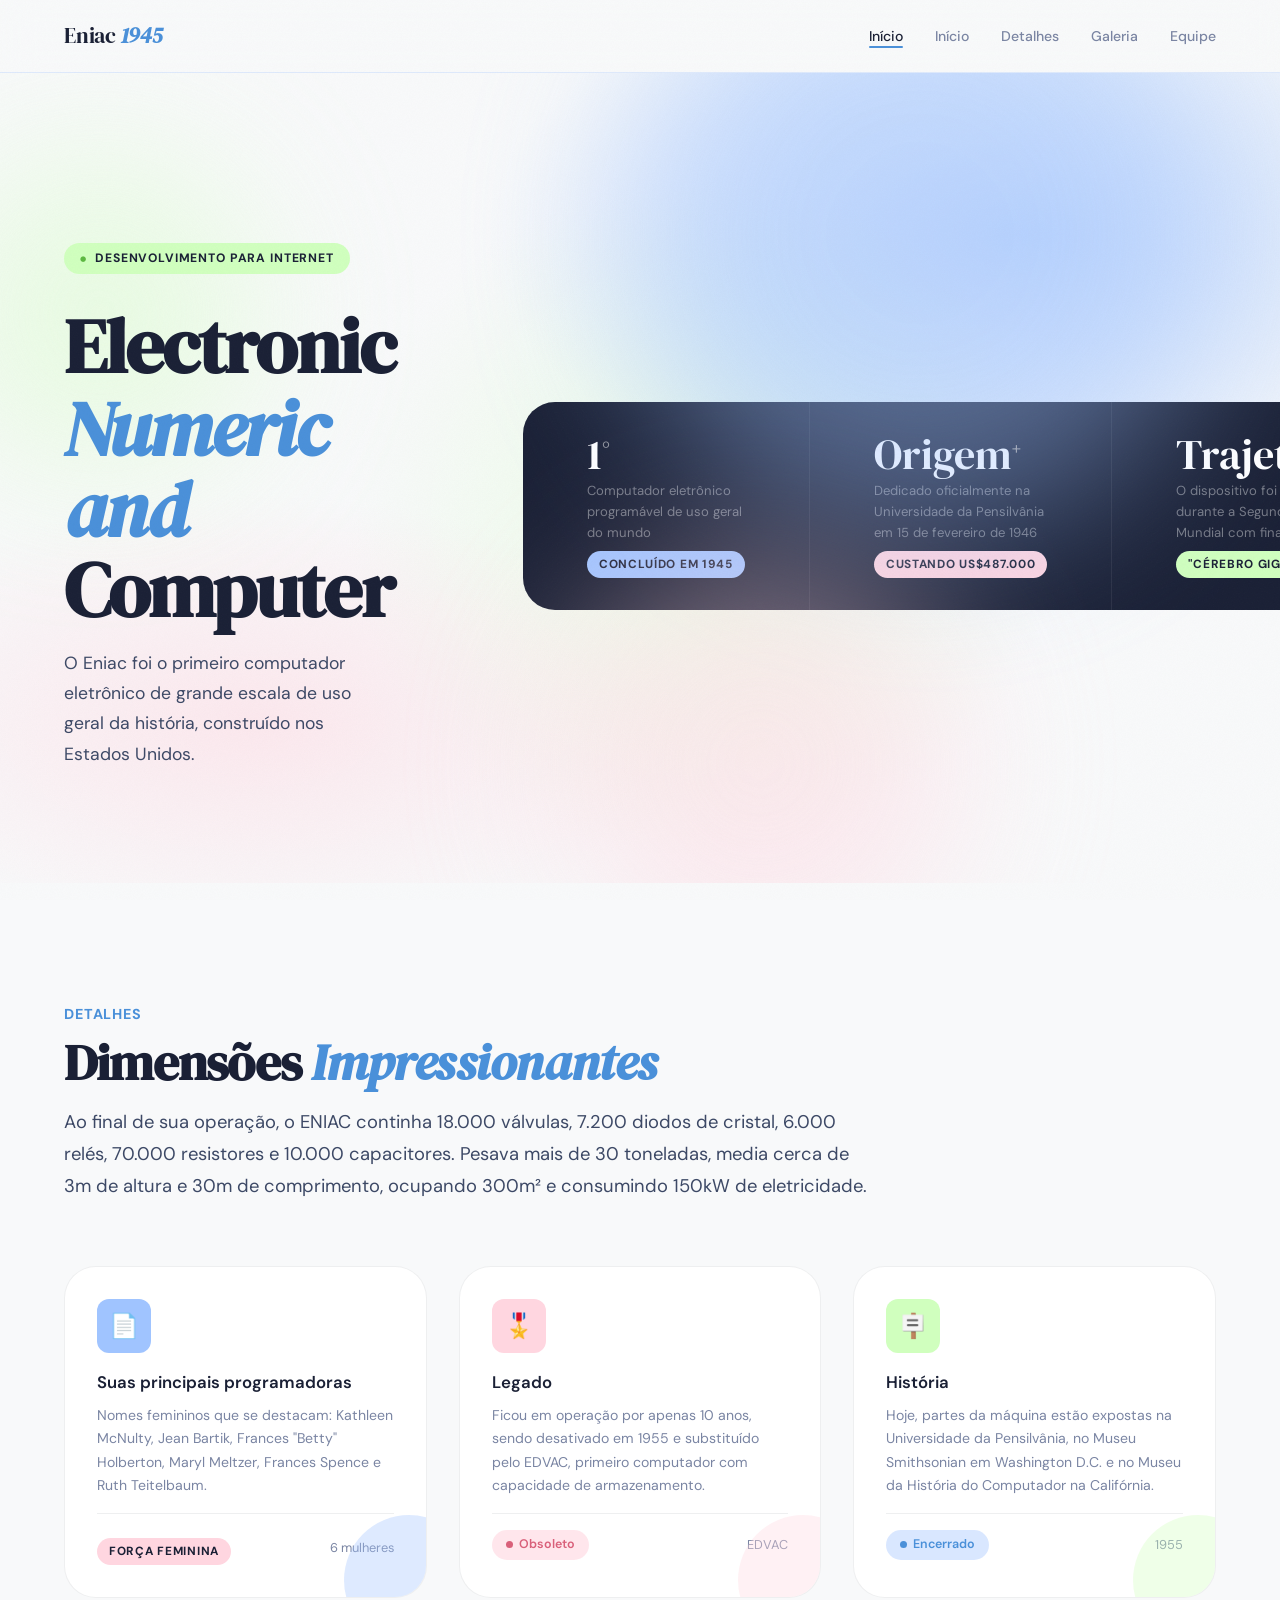
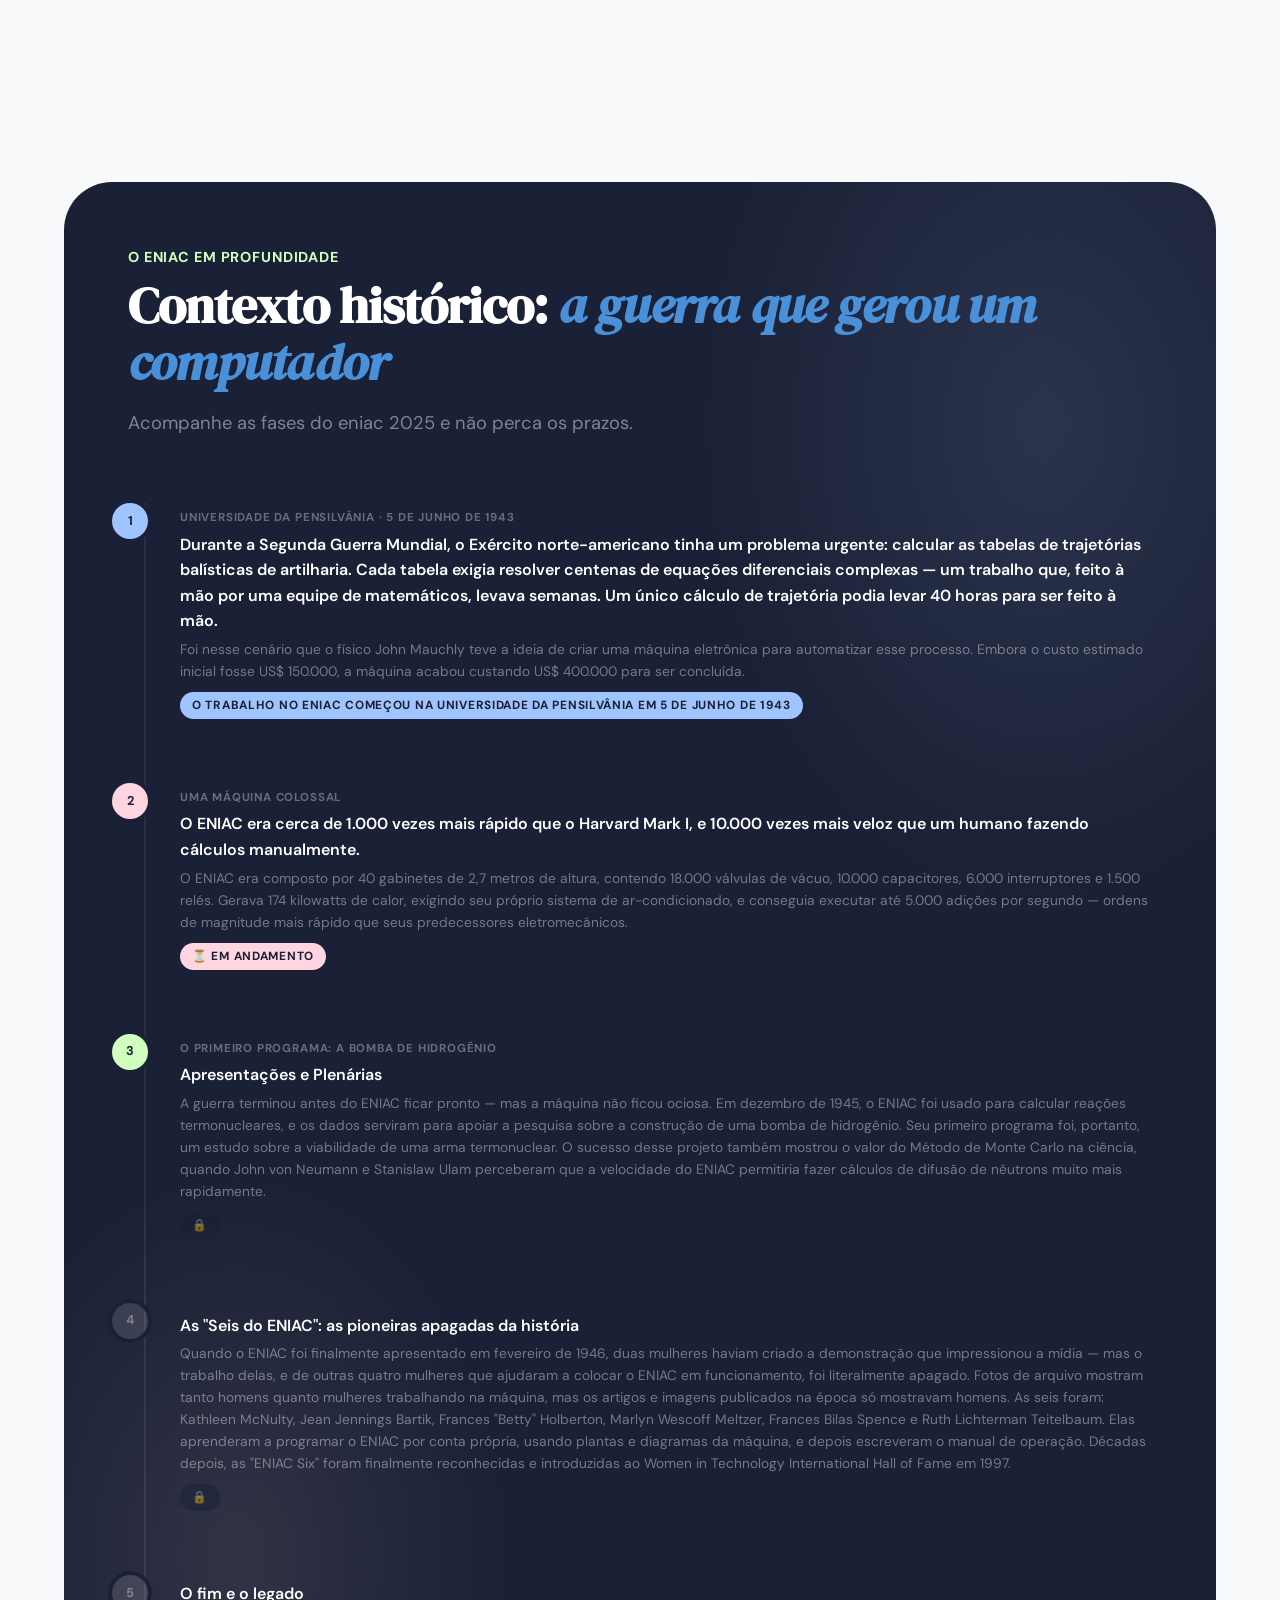
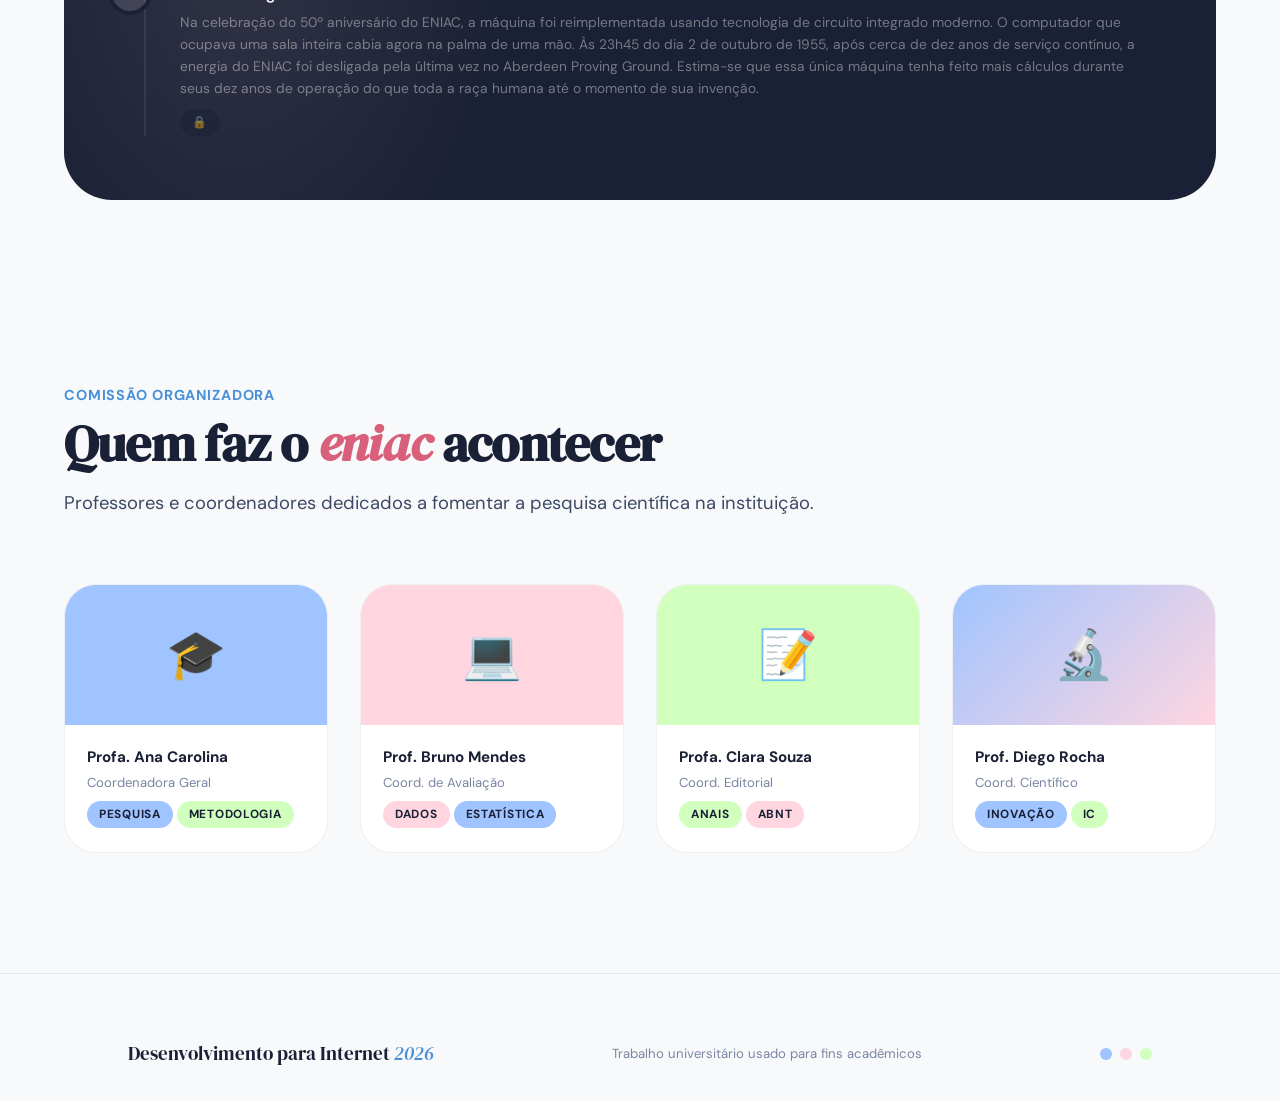
<file: index.html>
<!DOCTYPE html>
<html lang="pt-BR">
<head>
  <meta charset="UTF-8" />
  <meta name="viewport" content="width=device-width, initial-scale=1.0" />
  <title>eniac — Demonstração de Componentes</title>
  <link rel="stylesheet" href="eniac.css" />
  <style>
    /* Demo-only: guide labels */
    .demo-label {
      font-size: .72rem; font-weight: 700; letter-spacing: .08em;
      text-transform: uppercase; color: var(--ink-muted);
      padding: 4px 12px; border-radius: var(--r-pill);
      border: 1px dashed rgba(26,32,53,.2);
      display: inline-block; margin-bottom: var(--space-sm);
    }
    .demo-row { display: flex; flex-wrap: wrap; align-items: center; gap: var(--space-md); margin-bottom: var(--space-md); }
  </style>
</head>
<body>

  <!-- ═══════════════ NAVBAR ═══════════════ -->
  <nav class="eniac-nav">
    <div class="eniac-nav__logo">Eniac <strong>1945</strong></div>
    <ul class="eniac-nav__links">
      <li><a href="#" class="eniac-nav__link eniac-nav__link--active">Início</a></li>
      <li><a href="#" class="eniac-nav__link">Início</a></li>
      <li><a href="#" class="eniac-nav__link">Detalhes</a></li>
      <li><a href="#" class="eniac-nav__link">Galeria</a></li>
      <li><a href="#" class="eniac-nav__link">Equipe</a></li>
    </ul>
    <div class="eniac-nav__burger" id="burger">
      <span></span><span></span><span></span>
    </div>
  </nav>

  <!-- ═══════════════ HERO ═══════════════ -->
  <section class="eniac-hero eniac-bg-mesh">
    <div class="eniac-hero__blob eniac-hero__blob--1"></div>
    <div class="eniac-hero__blob eniac-hero__blob--2"></div>
    <div class="eniac-hero__blob eniac-hero__blob--3"></div>

    <div class="eniac-hero__content">
      <div class="eniac-hero__eyebrow">Desenvolvimento para Internet</div>
      <h1 class="eniac-hero__title">
        Electronic<br>
        <em>Numeric and</em><br>
        Computer
      </h1>
      <p class="eniac-hero__subtitle">
        O Eniac foi o primeiro computador eletrônico de grande escala de uso geral da história, construído nos Estados Unidos.
      </p>
    </div><!-- fim .eniac-hero__content -->

    <!-- ═══════════════ METRICS ═══════════════ -->
    <div class="eniac-container">
      <div class="eniac-metrics" style="border-radius:var(--r-lg);overflow:hidden">
        <div class="eniac-metric">
          <div class="eniac-metric__number">1<sup>º</sup></div>
          <div class="eniac-metric__label">Computador eletrônico programável de uso geral do mundo</div>
          <span class="eniac-badge eniac-badge--blue eniac-metric__badge">Concluído em 1945</span>
        </div>
        <div class="eniac-metric">
          <div class="eniac-metric__number">Origem<sup>+</sup></div>
          <div class="eniac-metric__label">Dedicado oficialmente na Universidade da Pensilvânia em 15 de fevereiro de 1946</div>
          <span class="eniac-badge eniac-badge--pink eniac-metric__badge">custando US$487.000</span>
        </div>
        <div class="eniac-metric">
          <div class="eniac-metric__number">Trajetória</div>
          <div class="eniac-metric__label">O dispositivo foi criado durante a Segunda Guerra Mundial com finalidade militar</div>
          <span class="eniac-badge eniac-badge--green eniac-metric__badge">"Cérebro Gigante"</span>
        </div>
        <div class="eniac-metric">
          <div class="eniac-metric__number">Propósito</div>
          <div class="eniac-metric__label">Otimizou cálculos balísticos e de mísseis.</div>
          <span class="eniac-badge eniac-badge--blue eniac-metric__badge">até 1955</span>
        </div>
      </div>
    </div><!-- fim .eniac-container metrics -->

  </section><!-- fim .eniac-hero -->

  <!-- ═══════════════ FEATURE CARDS ═══════════════ -->
  <section class="eniac-section">
    <div class="eniac-container">
      <header class="eniac-section-header">
        <p class="eniac-h5">Detalhes</p>
        <h2 class="eniac-h2">Dimensões <em class="eniac-em">Impressionantes</em></h2>
        <p class="eniac-lead">Ao final de sua operação, o ENIAC continha 18.000 válvulas, 7.200 diodos de cristal, 6.000 relés, 70.000 resistores e 10.000 capacitores. Pesava mais de 30 toneladas, media cerca de 3m de altura e 30m de comprimento, ocupando 300m² e consumindo 150kW de eletricidade.</p>
      </header>
      <div class="eniac-grid eniac-grid--3">
        <div class="eniac-card eniac-card--blue eniac-animate-fade-up">
          <div class="eniac-card__icon">📄</div>
          <h3 class="eniac-card__title">Suas principais programadoras</h3>
          <p class="eniac-card__body">Nomes femininos que se destacam: Kathleen McNulty, Jean Bartik, Frances "Betty" Holberton, Maryl Meltzer, Frances Spence e Ruth Teitelbaum.</p>
          <div class="eniac-card__footer">
            <span class="eniac-badge eniac-badge--pink eniac-metric__badge">Força feminina</span>
            <span class="eniac-small">6 mulheres</span>
          </div>
        </div>
        <div class="eniac-card eniac-card--pink eniac-animate-fade-up eniac-delay-1">
          <div class="eniac-card__icon">🎖️</div>
          <h3 class="eniac-card__title">Legado</h3>
          <p class="eniac-card__body">Ficou em operação por apenas 10 anos, sendo desativado em 1955 e substituído pelo EDVAC, primeiro computador com capacidade de armazenamento.</p>
          <div class="eniac-card__footer">
            <span class="eniac-status eniac-status--pending">Obsoleto</span>
            <span class="eniac-small">EDVAC</span>
          </div>
        </div>
        <div class="eniac-card eniac-card--green eniac-animate-fade-up eniac-delay-2">
          <div class="eniac-card__icon">🪧</div>
          <h3 class="eniac-card__title">História</h3>
          <p class="eniac-card__body">Hoje, partes da máquina estão expostas na Universidade da Pensilvânia, no Museu Smithsonian em Washington D.C. e no Museu da História do Computador na Califórnia.</p>
          <div class="eniac-card__footer">
            <span class="eniac-status eniac-status--done">Encerrado</span>
            <span class="eniac-small">1955</span>
          </div>
        </div>
      </div>
    </div>
  </section>

  <!-- ═══════════════ TIMELINE ═══════════════ -->
  <section class="eniac-section--sm">
    <div class="eniac-container">
      <div class="eniac-bg-dark eniac-bg-mesh--dark" style="border-radius:var(--r-xl);padding:var(--space-xl)">
        <header class="eniac-section-header">
          <p class="eniac-h5" style="color:var(--green)">O ENIAC em profundidade</p>
          <h2 class="eniac-h2" style="color:#fff">Contexto histórico:<em class="eniac-em"> a guerra que gerou um computador</em></h2>
          <p class="eniac-lead" style="color:rgba(255,255,255,.45)">Acompanhe as fases do eniac 2025 e não perca os prazos.</p>
        </header>

        <div class="eniac-timeline eniac-timeline--dark">

          <div class="eniac-timeline__item">
            <div class="eniac-timeline__dot eniac-timeline__dot--blue">1</div>
            <div class="eniac-timeline__content">
              <p class="eniac-timeline__phase">Universidade da Pensilvânia · 5 de junho de 1943</p>
              <h4 class="eniac-timeline__title">Durante a Segunda Guerra Mundial, o Exército norte-americano tinha um problema urgente: calcular as tabelas de trajetórias balísticas de artilharia. Cada tabela exigia resolver centenas de equações diferenciais complexas — um trabalho que, feito à mão por uma equipe de matemáticos, levava semanas. Um único cálculo de trajetória podia levar 40 horas para ser feito à mão.</h4>
              <p class="eniac-timeline__desc">Foi nesse cenário que o físico John Mauchly teve a ideia de criar uma máquina eletrônica para automatizar esse processo. Embora o custo estimado inicial fosse US$ 150.000, a máquina acabou custando US$ 400.000 para ser concluída.</p>
              <span class="eniac-badge eniac-badge--blue" style="margin-top:10px">O trabalho no ENIAC começou na Universidade da Pensilvânia em 5 de junho de 1943</span>
            </div>
          </div>

          <div class="eniac-timeline__item">
            <div class="eniac-timeline__dot eniac-timeline__dot--pink">2</div>
            <div class="eniac-timeline__content">
              <p class="eniac-timeline__phase">Uma máquina colossal</p>
              <h4 class="eniac-timeline__title">O ENIAC era cerca de 1.000 vezes mais rápido que o Harvard Mark I, e 10.000 vezes mais veloz que um humano fazendo cálculos manualmente.</h4>
              <p class="eniac-timeline__desc">O ENIAC era composto por 40 gabinetes de 2,7 metros de altura, contendo 18.000 válvulas de vácuo, 10.000 capacitores, 6.000 interruptores e 1.500 relés. Gerava 174 kilowatts de calor, exigindo seu próprio sistema de ar-condicionado, e conseguia executar até 5.000 adições por segundo — ordens de magnitude mais rápido que seus predecessores eletromecânicos.</p>
              <span class="eniac-badge eniac-badge--pink" style="margin-top:10px">⏳ Em andamento</span>
            </div>
          </div>

          <div class="eniac-timeline__item">
            <div class="eniac-timeline__dot eniac-timeline__dot--green">3</div>
            <div class="eniac-timeline__content">
              <p class="eniac-timeline__phase">O primeiro programa: a bomba de hidrogênio</p>
              <h4 class="eniac-timeline__title">Apresentações e Plenárias</h4>
              <p class="eniac-timeline__desc">A guerra terminou antes do ENIAC ficar pronto — mas a máquina não ficou ociosa. Em dezembro de 1945, o ENIAC foi usado para calcular reações termonucleares, e os dados serviram para apoiar a pesquisa sobre a construção de uma bomba de hidrogênio. Seu primeiro programa foi, portanto, um estudo sobre a viabilidade de uma arma termonuclear.
              O sucesso desse projeto também mostrou o valor do Método de Monte Carlo na ciência, quando John von Neumann e Stanislaw Ulam perceberam que a velocidade do ENIAC permitiria fazer cálculos de difusão de nêutrons muito mais rapidamente.</p>
              <span class="eniac-badge eniac-badge--dark" style="margin-top:10px;opacity:.5">🔒</span>
            </div>
          </div>

          <div class="eniac-timeline__item">
            <div class="eniac-timeline__dot eniac-timeline__dot--muted">4</div>
            <div class="eniac-timeline__content">
              <p class="eniac-timeline__phase"></p>
              <h4 class="eniac-timeline__title">As "Seis do ENIAC": as pioneiras apagadas da história</h4>
              <p class="eniac-timeline__desc">Quando o ENIAC foi finalmente apresentado em fevereiro de 1946, duas mulheres haviam criado a demonstração que impressionou a mídia — mas o trabalho delas, e de outras quatro mulheres que ajudaram a colocar o ENIAC em funcionamento, foi literalmente apagado. Fotos de arquivo mostram tanto homens quanto mulheres trabalhando na máquina, mas os artigos e imagens publicados na época só mostravam homens.
              As seis foram: Kathleen McNulty, Jean Jennings Bartik, Frances "Betty" Holberton, Marlyn Wescoff Meltzer, Frances Bilas Spence e Ruth Lichterman Teitelbaum. Elas aprenderam a programar o ENIAC por conta própria, usando plantas e diagramas da máquina, e depois escreveram o manual de operação. Décadas depois, as "ENIAC Six" foram finalmente reconhecidas e introduzidas ao Women in Technology International Hall of Fame em 1997.</p>
              <span class="eniac-badge eniac-badge--dark" style="margin-top:10px;opacity:.5">🔒</span>
            </div>
          </div>

          <div class="eniac-timeline__item">
            <div class="eniac-timeline__dot eniac-timeline__dot--muted">5</div>
            <div class="eniac-timeline__content">
              <h4 class="eniac-timeline__title">O fim e o legado</h4>
              <p class="eniac-timeline__desc">Na celebração do 50º aniversário do ENIAC, a máquina foi reimplementada usando tecnologia de circuito integrado moderno. O computador que ocupava uma sala inteira cabia agora na palma de uma mão.
              Às 23h45 do dia 2 de outubro de 1955, após cerca de dez anos de serviço contínuo, a energia do ENIAC foi desligada pela última vez no Aberdeen Proving Ground. Estima-se que essa única máquina tenha feito mais cálculos durante seus dez anos de operação do que toda a raça humana até o momento de sua invenção.</p>
              <span class="eniac-badge eniac-badge--dark" style="margin-top:10px;opacity:.5">🔒</span>
            </div>
          </div>

        </div><!-- fim .eniac-timeline -->
      </div><!-- fim .eniac-bg-dark -->
    </div><!-- fim .eniac-container -->
  </section>

  <!-- ═══════════════ TEAM ═══════════════ -->
  <section class="eniac-section">
    <div class="eniac-container">
      <header class="eniac-section-header">
        <p class="eniac-h5">Comissão Organizadora</p>
        <h2 class="eniac-h2">Quem faz o <em class="eniac-em--pink">eniac</em> acontecer</h2>
        <p class="eniac-lead">Professores e coordenadores dedicados a fomentar a pesquisa científica na instituição.</p>
      </header>
      <div class="eniac-grid eniac-grid--4">
        <div class="eniac-team-card">
          <div class="eniac-team-card__avatar eniac-team-card__avatar--blue">🎓</div>
          <div class="eniac-team-card__info">
            <p class="eniac-team-card__name">Profa. Ana Carolina</p>
            <p class="eniac-team-card__role">Coordenadora Geral</p>
            <div class="eniac-team-card__tags">
              <span class="eniac-badge eniac-badge--blue">Pesquisa</span>
              <span class="eniac-badge eniac-badge--green">Metodologia</span>
            </div>
          </div>
        </div>
        <div class="eniac-team-card">
          <div class="eniac-team-card__avatar eniac-team-card__avatar--pink">💻</div>
          <div class="eniac-team-card__info">
            <p class="eniac-team-card__name">Prof. Bruno Mendes</p>
            <p class="eniac-team-card__role">Coord. de Avaliação</p>
            <div class="eniac-team-card__tags">
              <span class="eniac-badge eniac-badge--pink">Dados</span>
              <span class="eniac-badge eniac-badge--blue">Estatística</span>
            </div>
          </div>
        </div>
        <div class="eniac-team-card">
          <div class="eniac-team-card__avatar eniac-team-card__avatar--green">📝</div>
          <div class="eniac-team-card__info">
            <p class="eniac-team-card__name">Profa. Clara Souza</p>
            <p class="eniac-team-card__role">Coord. Editorial</p>
            <div class="eniac-team-card__tags">
              <span class="eniac-badge eniac-badge--green">Anais</span>
              <span class="eniac-badge eniac-badge--pink">ABNT</span>
            </div>
          </div>
        </div>
        <div class="eniac-team-card">
          <div class="eniac-team-card__avatar eniac-team-card__avatar--mix">🔬</div>
          <div class="eniac-team-card__info">
            <p class="eniac-team-card__name">Prof. Diego Rocha</p>
            <p class="eniac-team-card__role">Coord. Científico</p>
            <div class="eniac-team-card__tags">
              <span class="eniac-badge eniac-badge--blue">Inovação</span>
              <span class="eniac-badge eniac-badge--green">IC</span>
            </div>
          </div>
        </div>
      </div>
    </div>
  </section>

  <!-- ═══════════════ FOOTER ═══════════════ -->
  <footer class="eniac-footer">
    <div class="eniac-footer__inner eniac-container">
      <div class="eniac-footer__logo">Desenvolvimento para Internet <em>2026</em></div>
      <p class="eniac-footer__copy">Trabalho universitário usado para fins acadêmicos</p>
      <div class="eniac-footer__dots">
        <div class="eniac-footer__dot eniac-footer__dot--blue"></div>
        <div class="eniac-footer__dot eniac-footer__dot--pink"></div>
        <div class="eniac-footer__dot eniac-footer__dot--green"></div>
      </div>
    </div>
  </footer>

  <script>
    // Mobile menu toggle
    const burger = document.getElementById('burger');
    const links = document.querySelector('.eniac-nav__links');
    burger.addEventListener('click', () => {
      burger.classList.toggle('eniac-nav__burger--open');
      links.classList.toggle('eniac-nav__links--open');
    });

    // Sticky nav shadow
    window.addEventListener('scroll', () => {
      document.querySelector('.eniac-nav')
        .classList.toggle('eniac-nav--scrolled', scrollY > 10);
    });
  </script>

</body>
</html>
</file>
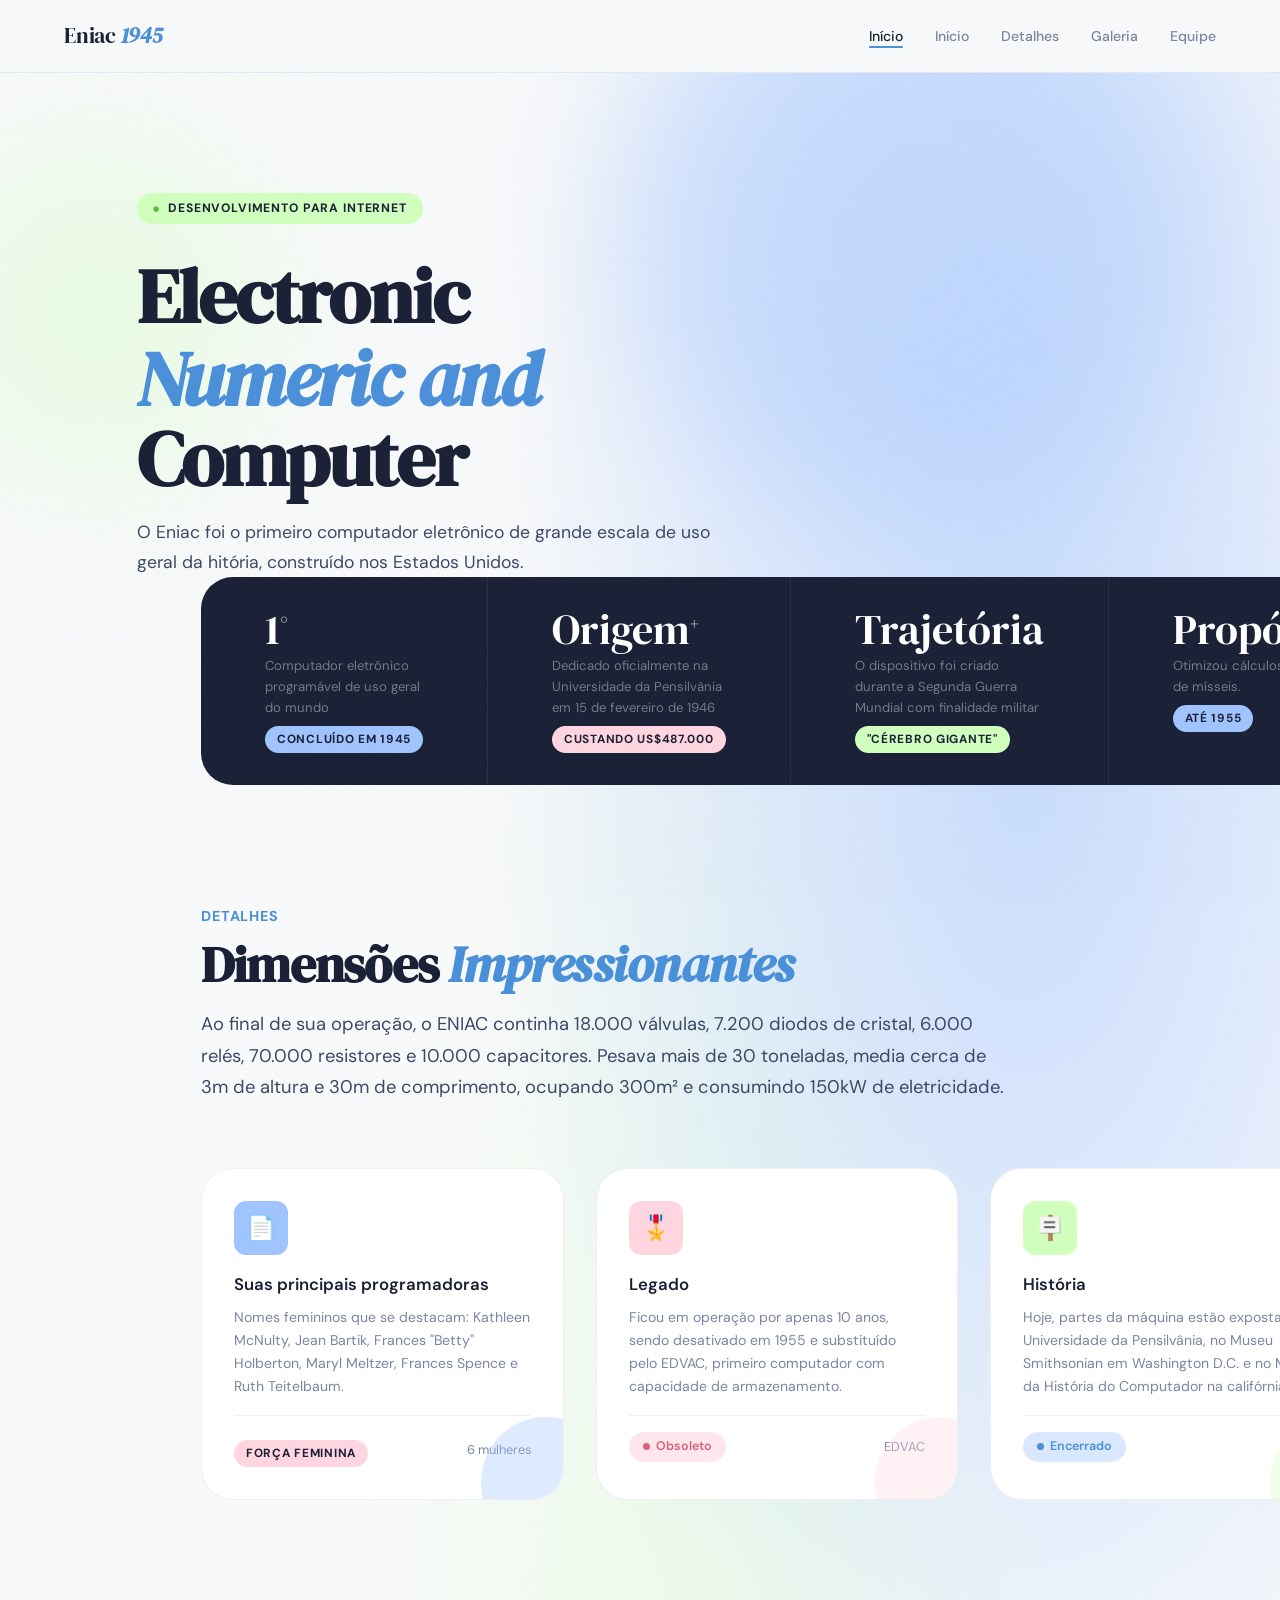
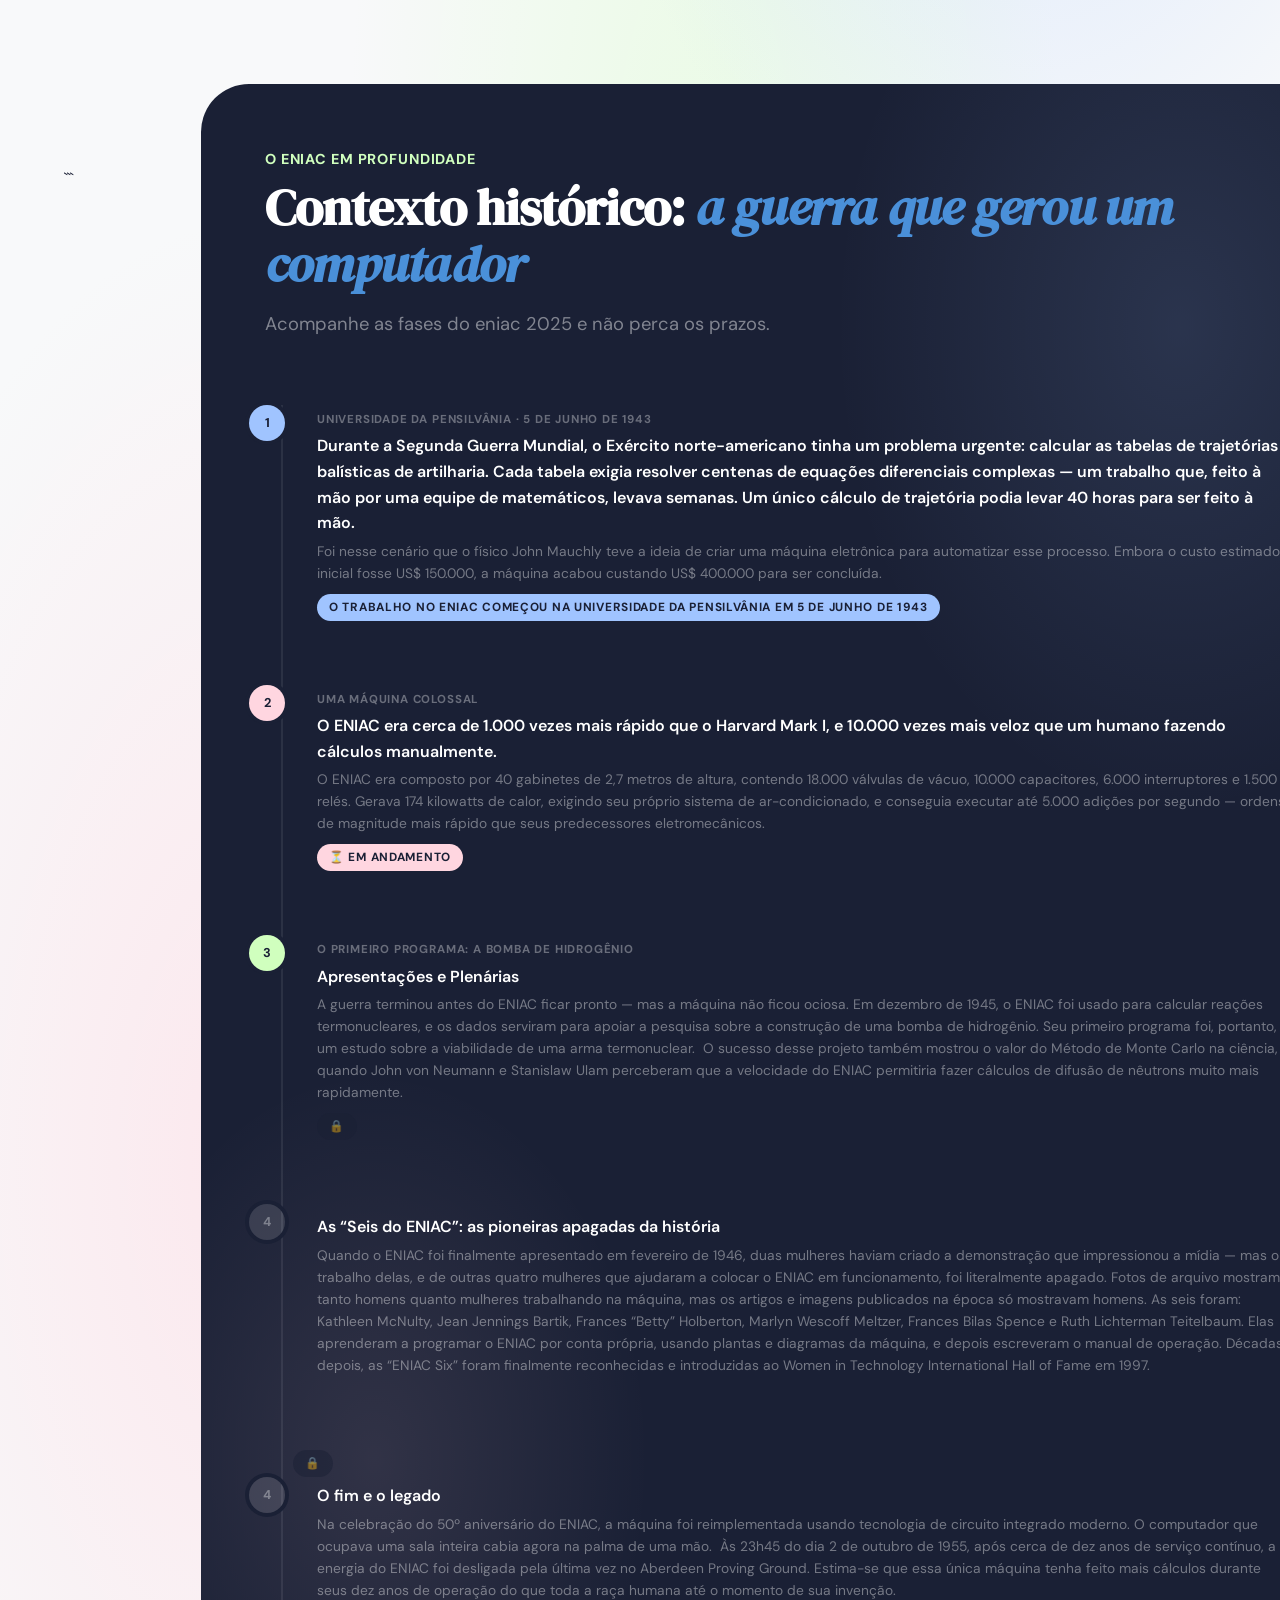
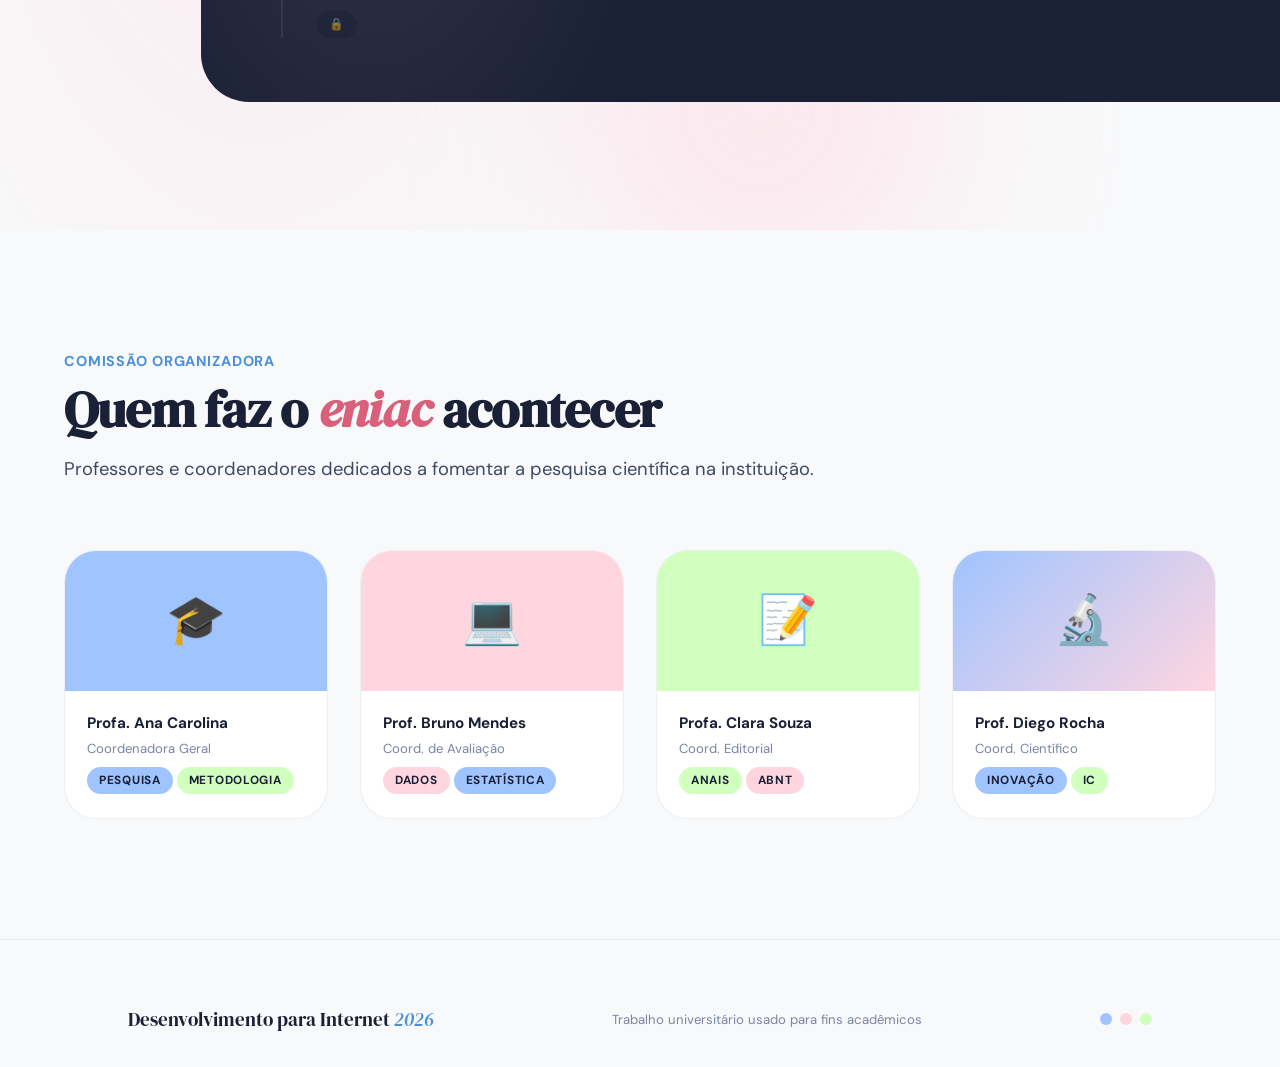
<file: Enaic-demo.html>
<!DOCTYPE html>

<html lang="pt-BR">
<head>
<meta charset="UTF-8" />
<meta name="viewport" content="width=device-width, initial-scale=1.0" />
<title>eniac — Demonstração de Componentes</title>
<link rel="stylesheet" href="eniac.css" />
<style>
/* Demo-only: guide labels */
.demo-label {
font-size: .72rem; font-weight: 700; letter-spacing: .08em;
text-transform: uppercase; color: var(--ink-muted);
padding: 4px 12px; border-radius: var(--r-pill);
border: 1px dashed rgba(26,32,53,.2);
display: inline-block; margin-bottom: var(--space-sm);
}
.demo-row { display: flex; flex-wrap: wrap; align-items: center; gap: var(--space-md); margin-bottom: var(--space-md); }
</style>
</head>
<body>

<!-- ═══════════════ NAVBAR ═══════════════ -->

<nav class="eniac-nav">
<div class="eniac-nav__logo">Eniac <strong>1945</strong></div>
<ul class="eniac-nav__links">
<li><a href="#" class="eniac-nav__link eniac-nav__link--active">Início</a></li>
<li><a href="#" class="eniac-nav__link">Início</a></li>
<li><a href="#" class="eniac-nav__link">Detalhes</a></li>
<li><a href="#" class="eniac-nav__link">Galeria</a></li>
<li><a href="#" class="eniac-nav__link">Equipe</a></li>
</ul>
<div class="eniac-nav__burger" id="burger">
<span></span><span></span><span></span>
</div>
</nav>

<!-- ═══════════════ HERO ═══════════════ -->

<section class="eniac-hero eniac-bg-mesh">
<div class="eniac-hero__blob eniac-hero__blob--1"></div>
<div class="eniac-hero__blob eniac-hero__blob--2"></div>
<div class="eniac-hero__blob eniac-hero__blob--3"></div>

```
<div class="eniac-hero__content">
<div class="eniac-hero__eyebrow">Desenvolvimento para Internet</div>
<h1 class="eniac-hero__title">
Electronic<br>
<em>Numeric and</em><br>
Computer
</h1>
<p class="eniac-hero__subtitle">
O Eniac foi o primeiro computador eletrônico de grande escala de uso geral da hitória, construído nos Estados Unidos.
</p>


<!-- ═══════════════ METRICS ═══════════════ -->

<div class="eniac-container">
<div class="eniac-metrics" style="border-radius:var(--r-lg);overflow:hidden">
<div class="eniac-metric">
<div class="eniac-metric__number">1<sup>º</sup></div>
<div class="eniac-metric__label">Computador eletrônico programável de uso geral do mundo</div>
<span class="eniac-badge eniac-badge--blue eniac-metric__badge">Concluído em 1945</span>
</div>
<div class="eniac-metric">
<div class="eniac-metric__number">Origem<sup>+</sup></div>
<div class="eniac-metric__label">Dedicado oficialmente na Universidade da Pensilvânia em 15 de fevereiro de 1946</div>
<span class="eniac-badge eniac-badge--pink eniac-metric__badge">custando US$487.000</span>
</div>
<div class="eniac-metric">
<div class="eniac-metric__number">Trajetória</div>
<div class="eniac-metric__label">O dispositivo foi criado durante a Segunda Guerra Mundial com finalidade militar</div>
<span class="eniac-badge eniac-badge--green eniac-metric__badge">"Cérebro Gigante"</span>
</div>
<div class="eniac-metric">
<div class="eniac-metric__number">Propósito</div>
<div class="eniac-metric__label">Otimizou cálculos balístico e de mísseis.</div>
<span class="eniac-badge eniac-badge--blue eniac-metric__badge">até 1955</span>
</div>
</div>
</div>

<!-- ═══════════════ FEATURE CARDS ═══════════════ -->

<section class="eniac-section">
<div class="eniac-container">
<header class="eniac-section-header">
<p class="eniac-h5">Detalhes</p>
<h2 class="eniac-h2">Dimensões <em class="eniac-em">Impressionantes</em></h2>
<p class="eniac-lead">Ao final de sua operação, o ENIAC continha 18.000 válvulas, 7.200 diodos de cristal, 6.000 relés, 70.000 resistores e 10.000 capacitores. Pesava mais de 30 toneladas, media cerca de 3m de altura e 30m de comprimento, ocupando 300m² e consumindo 150kW de eletricidade.</p>
</header>
<div class="eniac-grid eniac-grid--3">
<div class="eniac-card eniac-card--blue eniac-animate-fade-up">
<div class="eniac-card__icon">📄</div>
<h3 class="eniac-card__title">Suas principais programadoras</h3>
<p class="eniac-card__body">Nomes femininos que se destacam: Kathleen McNulty, Jean Bartik, Frances "Betty" Holberton, Maryl Meltzer, Frances Spence e Ruth Teitelbaum.</p>
<div class="eniac-card__footer">
<span class="eniac-badge eniac-badge--pink eniac-metric__badge">Força feminina</span>
<span class="eniac-small">6 mulheres</span>
</div>
</div>
<div class="eniac-card eniac-card--pink eniac-animate-fade-up eniac-delay-1">
<div class="eniac-card__icon">🎖️</div>
<h3 class="eniac-card__title">Legado</h3>
<p class="eniac-card__body">Ficou em operação por apenas 10 anos, sendo desativado em 1955 e substituído pelo EDVAC, primeiro computador com capacidade de armazenamento.</p>
<div class="eniac-card__footer">
<span class="eniac-status eniac-status--pending">Obsoleto</span>
<span class="eniac-small">EDVAC</span>
</div>
</div>
<div class="eniac-card eniac-card--green eniac-animate-fade-up eniac-delay-2">
<div class="eniac-card__icon">🪧</div>
<h3 class="eniac-card__title">História</h3>
<p class="eniac-card__body">Hoje, partes da máquina estão expostas na Universidade da Pensilvânia, no Museu Smithsonian em Washington D.C. e no Museu da História do Computador na califórnia.</p>
<div class="eniac-card__footer">
<span class="eniac-status eniac-status--done">Encerrado</span>
<span class="eniac-small">1955</span>
</div>
</div>
</div>
</div>
</section>

<!-- ═══════════════ TIMELINE ═══════════════ -->

<section class="eniac-section--sm">
<div class="eniac-container">
<div class="eniac-bg-dark eniac-bg-mesh--dark" style="border-radius:var(--r-xl);padding:var(--space-xl)">
<header class="eniac-section-header">
<p class="eniac-h5" style="color:var(--green)">O ENIAC em profundidade</p>
<h2 class="eniac-h2" style="color:#fff">Contexto histórico:<em class="eniac-em"> a guerra que gerou um computador</em></h2>
<p class="eniac-lead" style="color:rgba(255,255,255,.45)">Acompanhe as fases do eniac 2025 e não perca os prazos.</p>
</header>
<div class="eniac-timeline eniac-timeline--dark">
<div class="eniac-timeline__item">
<div class="eniac-timeline__dot eniac-timeline__dot--blue">1</div>
<div class="eniac-timeline__content">
<p class="eniac-timeline__phase">Universidade da Pensilvânia · 5 de junho de 1943</p>
<h4 class="eniac-timeline__title">Durante a Segunda Guerra Mundial, o Exército norte-americano tinha um problema urgente: calcular as tabelas de trajetórias balísticas de artilharia. Cada tabela exigia resolver centenas de equações diferenciais complexas — um trabalho que, feito à mão por uma equipe de matemáticos, levava semanas. Um único cálculo de trajetória podia levar 40 horas para ser feito à mão.</h4>
<p class="eniac-timeline__desc">Foi nesse cenário que o físico John Mauchly teve a ideia de criar uma máquina eletrônica para automatizar esse processo. Embora o custo estimado inicial fosse US$ 150.000, a máquina acabou custando US$ 400.000 para ser concluída.</p>
<span class="eniac-badge eniac-badge--blue" style="margin-top:10px">O trabalho no ENIAC começou na Universidade da Pensilvânia em 5 de junho de 1943</span>
</div>
</div>
<div class="eniac-timeline__item">
<div class="eniac-timeline__dot eniac-timeline__dot--pink">2</div>
<div class="eniac-timeline__content">
<p class="eniac-timeline__phase">Uma máquina colossal</p>
<h4 class="eniac-timeline__title">O ENIAC era cerca de 1.000 vezes mais rápido que o Harvard Mark I, e 10.000 vezes mais veloz que um humano fazendo cálculos manualmente.</h4>
<p class="eniac-timeline__desc">O ENIAC era composto por 40 gabinetes de 2,7 metros de altura, contendo 18.000 válvulas de vácuo, 10.000 capacitores, 6.000 interruptores e 1.500 relés. Gerava 174 kilowatts de calor, exigindo seu próprio sistema de ar-condicionado, e conseguia executar até 5.000 adições por segundo — ordens de magnitude mais rápido que seus predecessores eletromecânicos.</p>
<span class="eniac-badge eniac-badge--pink" style="margin-top:10px">⏳ Em andamento</span>
</div>
</div>
<div class="eniac-timeline__item">
<div class="eniac-timeline__dot eniac-timeline__dot--green">3</div>
<div class="eniac-timeline__content">
<p class="eniac-timeline__phase">O primeiro programa: a bomba de hidrogênio</p>
<h4 class="eniac-timeline__title">Apresentações e Plenárias</h4>
<p class="eniac-timeline__desc">A guerra terminou antes do ENIAC ficar pronto — mas a máquina não ficou ociosa. Em dezembro de 1945, o ENIAC foi usado para calcular reações termonucleares, e os dados serviram para apoiar a pesquisa sobre a construção de uma bomba de hidrogênio. Seu primeiro programa foi, portanto, um estudo sobre a viabilidade de uma arma termonuclear. ￼
O sucesso desse projeto também mostrou o valor do Método de Monte Carlo na ciência, quando John von Neumann e Stanislaw Ulam perceberam que a velocidade do ENIAC permitiria fazer cálculos de difusão de nêutrons muito mais rapidamente.</p>
<span class="eniac-badge eniac-badge--dark" style="margin-top:10px;opacity:.5">🔒</span>
</div>
</div>
<div class="eniac-timeline__item">
<div class="eniac-timeline__dot eniac-timeline__dot--muted">4</div>
<div class="eniac-timeline__content">
<p class="eniac-timeline__phase"></p>
<h4 class="eniac-timeline__title">As “Seis do ENIAC”: as pioneiras apagadas da história</h4>
<p class="eniac-timeline__desc">Quando o ENIAC foi finalmente apresentado em fevereiro de 1946, duas mulheres haviam criado a demonstração que impressionou a mídia — mas o trabalho delas, e de outras quatro mulheres que ajudaram a colocar o ENIAC em funcionamento, foi literalmente apagado. Fotos de arquivo mostram tanto homens quanto mulheres trabalhando na máquina, mas os artigos e imagens publicados na época só mostravam homens.
As seis foram: Kathleen McNulty, Jean Jennings Bartik, Frances “Betty” Holberton, Marlyn Wescoff Meltzer, Frances Bilas Spence e Ruth Lichterman Teitelbaum. Elas aprenderam a programar o ENIAC por conta própria, usando plantas e diagramas da máquina, e depois escreveram o manual de operação. Décadas depois, as “ENIAC Six” foram finalmente reconhecidas e introduzidas ao Women in Technology International Hall of Fame em 1997. </p>

</div>
</div>
<span class="eniac-badge eniac-badge--dark" style="margin-top:10px;opacity:.5">🔒</span>
<div class="eniac-timeline__item">
<div class="eniac-timeline__dot eniac-timeline__dot--muted">4</div>
<div class="eniac-timeline__content">
<h4 class="eniac-timeline__title">O fim e o legado</h4>
<p class="eniac-timeline__desc">Na celebração do 50º aniversário do ENIAC, a máquina foi reimplementada usando tecnologia de circuito integrado moderno. O computador que ocupava uma sala inteira cabia agora na palma de uma mão. ￼
Às 23h45 do dia 2 de outubro de 1955, após cerca de dez anos de serviço contínuo, a energia do ENIAC foi desligada pela última vez no Aberdeen Proving Ground. Estima-se que essa única máquina tenha feito mais cálculos durante seus dez anos de operação do que toda a raça humana até o momento de sua invenção.</p>
<span class="eniac-badge eniac-badge--dark" style="margin-top:10px;opacity:.5">🔒</span>
</div>
</div>
</div>
</div>
</div>
</div>
</section>

<!-- ═══════════════ TEAM ═══════════════ -->

<section class="eniac-section">
<div class="eniac-container">
<header class="eniac-section-header">
<p class="eniac-h5">Comissão Organizadora</p>
<h2 class="eniac-h2">Quem faz o <em class="eniac-em--pink">eniac</em> acontecer</h2>
<p class="eniac-lead">Professores e coordenadores dedicados a fomentar a pesquisa científica na instituição.</p>
</header>
<div class="eniac-grid eniac-grid--4">
<div class="eniac-team-card">
<div class="eniac-team-card__avatar eniac-team-card__avatar--blue">🎓</div>
<div class="eniac-team-card__info">
<p class="eniac-team-card__name">Profa. Ana Carolina</p>
<p class="eniac-team-card__role">Coordenadora Geral</p>
<div class="eniac-team-card__tags">
<span class="eniac-badge eniac-badge--blue">Pesquisa</span>
<span class="eniac-badge eniac-badge--green">Metodologia</span>
</div>
</div>
</div>
<div class="eniac-team-card">
<div class="eniac-team-card__avatar eniac-team-card__avatar--pink">💻</div>
<div class="eniac-team-card__info">
<p class="eniac-team-card__name">Prof. Bruno Mendes</p>
<p class="eniac-team-card__role">Coord. de Avaliação</p>
<div class="eniac-team-card__tags">
<span class="eniac-badge eniac-badge--pink">Dados</span>
<span class="eniac-badge eniac-badge--blue">Estatística</span>
</div>
</div>
</div>
<div class="eniac-team-card">
<div class="eniac-team-card__avatar eniac-team-card__avatar--green">📝</div>
<div class="eniac-team-card__info">
<p class="eniac-team-card__name">Profa. Clara Souza</p>
<p class="eniac-team-card__role">Coord. Editorial</p>
<div class="eniac-team-card__tags">
<span class="eniac-badge eniac-badge--green">Anais</span>
<span class="eniac-badge eniac-badge--pink">ABNT</span>
</div>
</div>
</div>
<div class="eniac-team-card">
<div class="eniac-team-card__avatar eniac-team-card__avatar--mix">🔬</div>
<div class="eniac-team-card__info">
<p class="eniac-team-card__name">Prof. Diego Rocha</p>
<p class="eniac-team-card__role">Coord. Científico</p>
<div class="eniac-team-card__tags">
<span class="eniac-badge eniac-badge--blue">Inovação</span>
<span class="eniac-badge eniac-badge--green">IC</span>
</div>
</div>
</div>
</div>
</div>
</section>

<div class="img-box img-box img-box-blue">
    
</div>



<!-- ═══════════════ FOOTER ═══════════════ -->

<footer class="eniac-footer">
<div class="eniac-footer__inner eniac-container">
<div class="eniac-footer__logo">Desenvolvimento para Internet <em>2026</em></div>
<p class="eniac-footer__copy">Trabalho universitário usado para fins acadêmicos</p>
<div class="eniac-footer__dots">
<div class="eniac-footer__dot eniac-footer__dot--blue"></div>
<div class="eniac-footer__dot eniac-footer__dot--pink"></div>
<div class="eniac-footer__dot eniac-footer__dot--green"></div>
</div>
</div>
</footer>

<script>
// Mobile menu toggle
const burger = document.getElementById('burger');
const links = document.querySelector('.eniac-nav__links');
burger.addEventListener('click', () => {
burger.classList.toggle('eniac-nav__burger--open');
links.classList.toggle('eniac-nav__links--open');
});

// Sticky nav shadow
window.addEventListener('scroll', () => {
document.querySelector('.eniac-nav')
.classList.toggle('eniac-nav--scrolled', scrollY > 10);
});
</script>

</body>
</html>
</file>
<file: eniac.css>
/* ================================================================
   eniac — Encontro Anual de Iniciação Científica
   Stylesheet completo · Paleta: #a0c4ff · #ffd6e0 · #f8f9fa · #d0ffbe
   ================================================================ */

@import url('https://fonts.googleapis.com/css2?family=DM+Serif+Display:ital@0;1&family=DM+Sans:opsz,wght@9..40,300;9..40,400;9..40,500;9..40,600;9..40,700&display=swap');

/* ────────────────────────────────────────────────
   1. DESIGN TOKENS
──────────────────────────────────────────────── */
:root {
  /* Brand palette */
  --blue:        #a0c4ff;
  --pink:        #ffd6e0;
  --bg:          #f8f9fa;
  --green:       #d0ffbe;

  /* Derived accents */
  --blue-dark:   #4a90d9;
  --pink-dark:   #d9607a;
  --green-dark:  #5cb840;
  --ink:         #1a2035;
  --ink-mid:     #3d4966;
  --ink-muted:   #7a85a3;
  --surface:     #ffffff;

  /* Typography */
  --font-display: 'DM Serif Display', Georgia, serif;
  --font-body:    'DM Sans', system-ui, sans-serif;

  /* Spacing scale */
  --space-xs:  4px;
  --space-sm:  8px;
  --space-md:  16px;
  --space-lg:  32px;
  --space-xl:  64px;
  --space-2xl: 120px;

  /* Radius scale */
  --r-xs:  6px;
  --r-sm:  12px;
  --r-md:  20px;
  --r-lg:  32px;
  --r-xl:  48px;
  --r-pill: 999px;

  /* Shadows */
  --shadow-sm:  0 2px 8px  rgba(26,32,53,.07);
  --shadow-md:  0 8px 28px rgba(26,32,53,.10);
  --shadow-lg:  0 20px 56px rgba(26,32,53,.14);

  /* Transitions */
  --t-fast:   .15s ease;
  --t-normal: .25s ease;
  --t-slow:   .45s ease;
}


/* ────────────────────────────────────────────────
   2. RESET & BASE
──────────────────────────────────────────────── */
*,
*::before,
*::after {
  box-sizing: border-box;
  margin: 0;
  padding: 0;
}

html {
  scroll-behavior: smooth;
  -webkit-text-size-adjust: 100%;
}

body {
  font-family: var(--font-body);
  font-size: 16px;
  line-height: 1.6;
  background-color: var(--bg);
  color: var(--ink);
  overflow-x: hidden;
}

/* Grain texture overlay */
body::after {
  content: '';
  position: fixed;
  inset: 0;
  pointer-events: none;
  z-index: 9000;
  background-image: url("data:image/svg+xml,%3Csvg xmlns='http://www.w3.org/2000/svg' width='160' height='160'%3E%3Cfilter id='g'%3E%3CfeTurbulence type='fractalNoise' baseFrequency='.8' numOctaves='4' stitchTiles='stitch'/%3E%3C/filter%3E%3Crect width='160' height='160' filter='url(%23g)' opacity='.035'/%3E%3C/svg%3E");
  opacity: .6;
}

a {
  color: inherit;
  text-decoration: none;
}

img,
video {
  display: block;
  max-width: 100%;
}

ul,
ol {
  list-style: none;
}

button {
  font-family: var(--font-body);
  cursor: pointer;
  border: none;
  background: none;
}

input,
textarea,
select {
  font-family: var(--font-body);
}


/* ────────────────────────────────────────────────
   3. TYPOGRAPHY
──────────────────────────────────────────────── */

/* Display headings */
.eniac-h1 {
  font-family: var(--font-display);
  font-size: clamp(2.8rem, 6vw, 5rem);
  line-height: 1.08;
  color: var(--ink);
  letter-spacing: -.02em;
}

.eniac-h2 {
  font-family: var(--font-display);
  font-size: clamp(2rem, 4vw, 3.2rem);
  line-height: 1.12;
  color: var(--ink);
  letter-spacing: -.015em;
}

.eniac-h3 {
  font-family: var(--font-display);
  font-size: clamp(1.3rem, 2.5vw, 1.8rem);
  line-height: 1.2;
  color: var(--ink);
}

.eniac-h4 {
  font-family: var(--font-body);
  font-size: 1.1rem;
  font-weight: 600;
  line-height: 1.35;
  color: var(--ink);
}

.eniac-h5 {
  font-family: var(--font-body);
  font-size: .9rem;
  font-weight: 700;
  letter-spacing: .06em;
  text-transform: uppercase;
  color: var(--ink-muted);
}

/* Body copy */
.eniac-lead {
  font-size: 1.15rem;
  line-height: 1.72;
  color: var(--ink-mid);
  max-width: 62ch;
}

.eniac-body {
  font-size: .95rem;
  line-height: 1.7;
  color: var(--ink-mid);
}

.eniac-small {
  font-size: .8rem;
  line-height: 1.5;
  color: var(--ink-muted);
}

/* Italic accent (use inside headings) */
.eniac-em {
  font-style: italic;
  color: var(--blue-dark);
}

.eniac-em--pink  { color: var(--pink-dark); }
.eniac-em--green { color: var(--green-dark); }


/* ────────────────────────────────────────────────
   4. LAYOUT UTILITIES
──────────────────────────────────────────────── */

.eniac-container {
  width: 100%;
  max-width: 1280px;
  margin-inline: auto;
  padding-inline: var(--space-xl);
}

.eniac-section {
  padding-block: var(--space-2xl);
}

.eniac-section--sm {
  padding-block: var(--space-xl);
}

/* Grid helpers */
.eniac-grid {
  display: grid;
  gap: var(--space-lg);
}

.eniac-grid--2 { grid-template-columns: repeat(2, 1fr); }
.eniac-grid--3 { grid-template-columns: repeat(3, 1fr); }
.eniac-grid--4 { grid-template-columns: repeat(4, 1fr); }
.eniac-grid--2-1 { grid-template-columns: 2fr 1fr; }
.eniac-grid--1-2 { grid-template-columns: 1fr 2fr; }

/* Flex helpers */
.eniac-flex       { display: flex; }
.eniac-flex--center { display: flex; align-items: center; justify-content: center; }
.eniac-flex--between { display: flex; align-items: center; justify-content: space-between; }
.eniac-flex--gap-sm { gap: var(--space-sm); }
.eniac-flex--gap-md { gap: var(--space-md); }
.eniac-flex--gap-lg { gap: var(--space-lg); }

/* Section header block */
.eniac-section-header {
  margin-bottom: var(--space-xl);
}

.eniac-section-header .eniac-h5 {
  color: var(--blue-dark);
  margin-bottom: var(--space-sm);
}

.eniac-section-header .eniac-lead {
  margin-top: var(--space-md);
}


/* ────────────────────────────────────────────────
   5. BACKGROUNDS & SURFACES
──────────────────────────────────────────────── */

.eniac-bg-blue  { background-color: var(--blue); }
.eniac-bg-pink  { background-color: var(--pink); }
.eniac-bg-green { background-color: var(--green); }
.eniac-bg-light { background-color: var(--bg); }
.eniac-bg-white { background-color: var(--surface); }
.eniac-bg-dark  { background-color: var(--ink); }

/* Gradient meshes */
.eniac-bg-mesh {
  background:
    radial-gradient(ellipse 60% 50% at 80% 20%, rgba(160,196,255,.55) 0%, transparent 70%),
    radial-gradient(ellipse 50% 40% at 20% 80%, rgba(255,214,224,.50) 0%, transparent 70%),
    radial-gradient(ellipse 40% 60% at 55% 55%, rgba(208,255,190,.35) 0%, transparent 70%),
    var(--bg);
}

.eniac-bg-mesh--dark {
  background:
    radial-gradient(ellipse 50% 50% at 85% 15%, rgba(160,196,255,.12) 0%, transparent 60%),
    radial-gradient(ellipse 40% 40% at 15% 85%, rgba(255,214,224,.10) 0%, transparent 60%),
    var(--ink);
}

/* Glassmorphism surface */
.eniac-glass {
  background: rgba(248,249,250,.72);
  backdrop-filter: blur(18px);
  -webkit-backdrop-filter: blur(18px);
  border: 1px solid rgba(160,196,255,.25);
}

/* Frosted card */
.eniac-frosted {
  background: rgba(255,255,255,.6);
  backdrop-filter: blur(12px);
  -webkit-backdrop-filter: blur(12px);
  border: 1px solid rgba(255,255,255,.8);
}


/* ────────────────────────────────────────────────
   6. NAVBAR
──────────────────────────────────────────────── */

.eniac-nav {
  position: sticky;
  top: 0;
  z-index: 500;
  display: flex;
  align-items: center;
  justify-content: space-between;
  padding: 18px var(--space-xl);
  background: rgba(248,249,250,.85);
  backdrop-filter: blur(16px);
  -webkit-backdrop-filter: blur(16px);
  border-bottom: 1px solid rgba(160,196,255,.3);
  transition: box-shadow var(--t-normal);
}

.eniac-nav--scrolled {
  box-shadow: 0 2px 20px rgba(26,32,53,.07);
}

/* Logo */
.eniac-nav__logo {
  font-family: var(--font-display);
  font-size: 1.4rem;
  color: var(--ink);
  letter-spacing: -.01em;
}

.eniac-nav__logo strong {
  color: var(--blue-dark);
  font-style: italic;
}

/* Nav links */
.eniac-nav__links {
  display: flex;
  align-items: center;
  gap: var(--space-lg);
}

.eniac-nav__link {
  font-size: .88rem;
  font-weight: 500;
  color: var(--ink-muted);
  transition: color var(--t-fast);
  position: relative;
}

.eniac-nav__link::after {
  content: '';
  position: absolute;
  bottom: -3px;
  left: 0;
  width: 0;
  height: 2px;
  border-radius: var(--r-pill);
  background: var(--blue-dark);
  transition: width var(--t-normal);
}

.eniac-nav__link:hover { color: var(--ink); }
.eniac-nav__link:hover::after { width: 100%; }
.eniac-nav__link--active { color: var(--ink); }
.eniac-nav__link--active::after { width: 100%; }

/* Nav CTA */
.eniac-nav__cta {
  padding: 10px 24px;
  background: var(--blue);
  color: var(--ink);
  font-weight: 700;
  font-size: .85rem;
  border-radius: var(--r-pill);
  transition: background var(--t-fast), transform var(--t-fast), box-shadow var(--t-fast);
}

.eniac-nav__cta:hover {
  background: var(--blue-dark);
  color: var(--surface);
  transform: translateY(-1px);
  box-shadow: 0 6px 18px rgba(74,144,217,.35);
}

/* Mobile hamburger (hidden by default) */
.eniac-nav__burger {
  display: none;
  flex-direction: column;
  gap: 5px;
  width: 26px;
  cursor: pointer;
}

.eniac-nav__burger span {
  display: block;
  height: 2px;
  background: var(--ink);
  border-radius: var(--r-pill);
  transition: transform var(--t-normal), opacity var(--t-normal);
}

.eniac-nav__burger--open span:nth-child(1) { transform: translateY(7px) rotate(45deg); }
.eniac-nav__burger--open span:nth-child(2) { opacity: 0; }
.eniac-nav__burger--open span:nth-child(3) { transform: translateY(-7px) rotate(-45deg); }


/* ────────────────────────────────────────────────
   7. HERO
──────────────────────────────────────────────── */

.eniac-hero {
  min-height: 90vh;
  display: grid;
  grid-template-columns: 1fr 1fr;
  align-items: center;
  gap: var(--space-xl);
  padding: var(--space-2xl) var(--space-xl) var(--space-xl);
  position: relative;
  overflow: hidden;
}

/* Decorative blobs */
.eniac-hero__blob {
  position: absolute;
  border-radius: 50%;
  filter: blur(80px);
  pointer-events: none;
  z-index: 0;
}

.eniac-hero__blob--1 {
  width: 600px;
  height: 600px;
  background: var(--blue);
  opacity: .45;
  top: -140px;
  right: 60px;
}

.eniac-hero__blob--2 {
  width: 400px;
  height: 400px;
  background: var(--pink);
  opacity: .45;
  bottom: -80px;
  right: 320px;
}

.eniac-hero__blob--3 {
  width: 320px;
  height: 320px;
  background: var(--green);
  opacity: .4;
  top: 80px;
  left: -60px;
}

/* Content */
.eniac-hero__content {
  position: relative;
  z-index: 1;
  animation: eniac-fade-up .7s ease both;
}

.eniac-hero__eyebrow {
  display: inline-flex;
  align-items: center;
  gap: var(--space-sm);
  background: var(--green);
  color: var(--ink);
  font-size: .76rem;
  font-weight: 700;
  letter-spacing: .07em;
  text-transform: uppercase;
  padding: 6px 16px;
  border-radius: var(--r-pill);
  margin-bottom: var(--space-lg);
}

.eniac-hero__eyebrow::before {
  content: '●';
  color: var(--green-dark);
  font-size: .45rem;
}

.eniac-hero__title {
  font-family: var(--font-display);
  font-size: clamp(3rem, 6vw, 5rem);
  line-height: 1.06;
  color: var(--ink);
  letter-spacing: -.025em;
  animation: eniac-fade-up .7s .1s ease both;
}

.eniac-hero__title em {
  font-style: italic;
  color: var(--blue-dark);
}

.eniac-hero__subtitle {
  margin-top: var(--space-md);
  font-size: 1.1rem;
  line-height: 1.72;
  color: var(--ink-mid);
  max-width: 50ch;
  animation: eniac-fade-up .7s .2s ease both;
}

.eniac-hero__actions {
  display: flex;
  align-items: center;
  gap: var(--space-md);
  margin-top: var(--space-lg);
  animation: eniac-fade-up .7s .3s ease both;
}

/* Hero visual side */
.eniac-hero__visual {
  position: relative;
  z-index: 1;
  display: flex;
  justify-content: center;
  animation: eniac-fade-up .7s .2s ease both;
}


/* ────────────────────────────────────────────────
   8. BUTTONS
──────────────────────────────────────────────── */

/* Base */
.eniac-btn {
  display: inline-flex;
  align-items: center;
  justify-content: center;
  gap: var(--space-sm);
  padding: 13px 28px;
  border-radius: var(--r-pill);
  font-size: .92rem;
  font-weight: 600;
  line-height: 1;
  transition:
    background   var(--t-fast),
    color        var(--t-fast),
    transform    var(--t-fast),
    box-shadow   var(--t-fast),
    border-color var(--t-fast);
  white-space: nowrap;
  cursor: pointer;
}

.eniac-btn:active { transform: scale(.97); }

/* Primary — dark */
.eniac-btn--primary {
  background: var(--ink);
  color: var(--surface);
  border: 2px solid transparent;
}
.eniac-btn--primary:hover {
  transform: translateY(-2px);
  box-shadow: 0 10px 28px rgba(26,32,53,.28);
}

/* Secondary — outlined */
.eniac-btn--secondary {
  background: transparent;
  color: var(--ink-mid);
  border: 2px solid rgba(26,32,53,.14);
}
.eniac-btn--secondary:hover {
  border-color: var(--blue-dark);
  color: var(--blue-dark);
}

/* Accent blue */
.eniac-btn--blue {
  background: var(--blue);
  color: var(--ink);
  border: 2px solid transparent;
}
.eniac-btn--blue:hover {
  background: var(--blue-dark);
  color: var(--surface);
  transform: translateY(-2px);
  box-shadow: 0 8px 22px rgba(74,144,217,.3);
}

/* Accent pink */
.eniac-btn--pink {
  background: var(--pink);
  color: var(--ink);
  border: 2px solid transparent;
}
.eniac-btn--pink:hover {
  background: var(--pink-dark);
  color: var(--surface);
  transform: translateY(-2px);
  box-shadow: 0 8px 22px rgba(217,96,122,.3);
}

/* Accent green */
.eniac-btn--green {
  background: var(--green);
  color: var(--ink);
  border: 2px solid transparent;
}
.eniac-btn--green:hover {
  background: var(--green-dark);
  color: var(--surface);
  transform: translateY(-2px);
  box-shadow: 0 8px 22px rgba(92,184,64,.3);
}

/* Ghost */
.eniac-btn--ghost {
  background: transparent;
  color: var(--ink);
  border: 2px solid transparent;
  padding-inline: var(--space-md);
}
.eniac-btn--ghost:hover { color: var(--blue-dark); }

/* Sizes */
.eniac-btn--sm { padding: 9px 18px; font-size: .82rem; }
.eniac-btn--lg { padding: 17px 36px; font-size: 1rem; }


/* ────────────────────────────────────────────────
   9. BADGES & TAGS
──────────────────────────────────────────────── */

.eniac-badge {
  display: inline-flex;
  align-items: center;
  gap: var(--space-xs);
  padding: 4px 12px;
  border-radius: var(--r-pill);
  font-size: .74rem;
  font-weight: 700;
  letter-spacing: .06em;
  text-transform: uppercase;
  white-space: nowrap;
}

.eniac-badge--blue  { background: var(--blue);  color: var(--ink); }
.eniac-badge--pink  { background: var(--pink);  color: var(--ink); }
.eniac-badge--green { background: var(--green); color: var(--ink); }
.eniac-badge--dark  { background: var(--ink);   color: var(--surface); }

.eniac-badge--dot::before {
  content: '●';
  font-size: .45rem;
  opacity: .7;
}

/* Status badges */
.eniac-status {
  display: inline-flex;
  align-items: center;
  gap: 6px;
  padding: 5px 14px;
  border-radius: var(--r-pill);
  font-size: .78rem;
  font-weight: 600;
}

.eniac-status::before {
  content: '';
  display: block;
  width: 7px;
  height: 7px;
  border-radius: 50%;
}

.eniac-status--active  { background: rgba(208,255,190,.6); color: var(--green-dark); }
.eniac-status--active::before { background: var(--green-dark); animation: eniac-pulse 1.6s infinite; }
.eniac-status--pending { background: rgba(255,214,224,.6); color: var(--pink-dark); }
.eniac-status--pending::before { background: var(--pink-dark); }
.eniac-status--done    { background: rgba(160,196,255,.4); color: var(--blue-dark); }
.eniac-status--done::before { background: var(--blue-dark); }


/* ────────────────────────────────────────────────
   10. CARDS
──────────────────────────────────────────────── */

/* Base card */
.eniac-card {
  background: var(--surface);
  border-radius: var(--r-lg);
  padding: var(--space-lg);
  border: 1px solid rgba(26,32,53,.07);
  transition:
    transform   var(--t-normal),
    box-shadow  var(--t-normal);
  position: relative;
  overflow: hidden;
}

.eniac-card:hover {
  transform: translateY(-4px);
  box-shadow: var(--shadow-lg);
}

/* Card accent glow in corner */
.eniac-card::after {
  content: '';
  position: absolute;
  bottom: -48px;
  right: -48px;
  width: 130px;
  height: 130px;
  border-radius: 50%;
  opacity: .35;
  transition: transform var(--t-slow);
}

.eniac-card:hover::after { transform: scale(1.5); }

.eniac-card--blue::after  { background: var(--blue);  }
.eniac-card--pink::after  { background: var(--pink);  }
.eniac-card--green::after { background: var(--green); }

/* Flat colored card */
.eniac-card--blue-fill  { background: var(--blue);  border-color: transparent; }
.eniac-card--pink-fill  { background: var(--pink);  border-color: transparent; }
.eniac-card--green-fill { background: var(--green); border-color: transparent; }
.eniac-card--dark-fill  { background: var(--ink);   border-color: transparent; color: var(--surface); }

/* Card icon */
.eniac-card__icon {
  width: 54px;
  height: 54px;
  border-radius: var(--r-sm);
  display: grid;
  place-items: center;
  font-size: 1.5rem;
  margin-bottom: var(--space-md);
}

.eniac-card--blue  .eniac-card__icon  { background: var(--blue);  }
.eniac-card--pink  .eniac-card__icon  { background: var(--pink);  }
.eniac-card--green .eniac-card__icon  { background: var(--green); }

/* Card title & body */
.eniac-card__title {
  font-family: var(--font-body);
  font-size: 1.05rem;
  font-weight: 600;
  color: var(--ink);
  margin-bottom: var(--space-sm);
}

.eniac-card__body {
  font-size: .88rem;
  line-height: 1.65;
  color: var(--ink-muted);
}

/* Progress bar inside card */
.eniac-card__progress {
  margin-top: var(--space-md);
}

.eniac-card__progress-bar {
  height: 6px;
  background: rgba(26,32,53,.1);
  border-radius: var(--r-pill);
  overflow: hidden;
}

.eniac-card__progress-fill {
  height: 100%;
  border-radius: var(--r-pill);
  background: var(--ink);
  opacity: .45;
  animation: eniac-grow 1.6s 1s ease both;
}

.eniac-card__progress-label {
  display: flex;
  justify-content: space-between;
  margin-top: var(--space-xs);
  font-size: .76rem;
  color: var(--ink-muted);
}

/* Card footer */
.eniac-card__footer {
  display: flex;
  align-items: center;
  justify-content: space-between;
  margin-top: var(--space-md);
  padding-top: var(--space-md);
  border-top: 1px solid rgba(26,32,53,.07);
}

/* Stacked card (decorative tilted layers) */
.eniac-card-stack {
  position: relative;
  width: 300px;
  height: 360px;
}

.eniac-card-stack .eniac-card {
  position: absolute;
  width: 270px;
  box-shadow: var(--shadow-md);
}

.eniac-card-stack .eniac-card:nth-child(1) { transform: rotate(-5deg); top: 0;   left: 0; }
.eniac-card-stack .eniac-card:nth-child(2) { transform: rotate(2.5deg); top: 36px; left: 30px; }
.eniac-card-stack .eniac-card:nth-child(3) { transform: rotate(-1deg); top: 72px; left: 12px; box-shadow: var(--shadow-lg); }


/* ────────────────────────────────────────────────
   11. STAT BAR / METRICS ROW
──────────────────────────────────────────────── */

.eniac-metrics {
  display: flex;
  background: var(--ink);
  border-radius: var(--r-lg);
  overflow: hidden;
}

.eniac-metric {
  flex: 1;
  padding: var(--space-lg) var(--space-xl);
  border-right: 1px solid rgba(255,255,255,.07);
  transition: background var(--t-normal);
}

.eniac-metric:last-child { border-right: none; }

.eniac-metric:hover { background: rgba(255,255,255,.04); }

.eniac-metric__number {
  font-family: var(--font-display);
  font-size: 2.6rem;
  line-height: 1;
  color: var(--surface);
}

.eniac-metric__number sup {
  font-size: 1.1rem;
  opacity: .5;
  font-family: var(--font-body);
  font-weight: 300;
}

.eniac-metric__label {
  font-size: .82rem;
  color: rgba(255,255,255,.4);
  margin-top: var(--space-xs);
}

.eniac-metric__badge {
  display: inline-block;
  margin-top: var(--space-sm);
}


/* ────────────────────────────────────────────────
   12. TIMELINE
──────────────────────────────────────────────── */

.eniac-timeline {
  position: relative;
  padding-left: 28px;
}

.eniac-timeline::before {
  content: '';
  position: absolute;
  left: 16px;
  top: 0;
  bottom: 0;
  width: 2px;
  background: rgba(26,32,53,.1);
}

/* Dark variant */
.eniac-timeline--dark::before {
  background: rgba(255,255,255,.08);
}

/* Item */
.eniac-timeline__item {
  display: flex;
  gap: var(--space-lg);
  margin-bottom: var(--space-xl);
  position: relative;
}

.eniac-timeline__item:last-child { margin-bottom: 0; }

/* Node dot */
.eniac-timeline__dot {
  flex-shrink: 0;
  width: 36px;
  height: 36px;
  border-radius: 50%;
  display: grid;
  place-items: center;
  font-size: .8rem;
  font-weight: 700;
  color: var(--ink);
  position: relative;
  z-index: 1;
  margin-left: -44px;
  box-shadow: 0 0 0 4px var(--bg);
}

.eniac-timeline--dark .eniac-timeline__dot {
  box-shadow: 0 0 0 4px var(--ink);
}

.eniac-timeline__dot--blue  { background: var(--blue);  }
.eniac-timeline__dot--pink  { background: var(--pink);  }
.eniac-timeline__dot--green { background: var(--green); }
.eniac-timeline__dot--muted { background: rgba(255,255,255,.12); color: rgba(255,255,255,.35); }

/* Content */
.eniac-timeline__content { padding-top: 6px; flex: 1; }

.eniac-timeline__phase {
  font-size: .72rem;
  font-weight: 700;
  letter-spacing: .07em;
  text-transform: uppercase;
  color: var(--ink-muted);
  margin-bottom: var(--space-xs);
}

.eniac-timeline--dark .eniac-timeline__phase {
  color: rgba(255,255,255,.35);
}

.eniac-timeline__title {
  font-size: 1rem;
  font-weight: 600;
  color: var(--ink);
  margin-bottom: var(--space-xs);
}

.eniac-timeline--dark .eniac-timeline__title { color: var(--surface); }

.eniac-timeline__desc {
  font-size: .86rem;
  line-height: 1.6;
  color: var(--ink-muted);
}

.eniac-timeline--dark .eniac-timeline__desc {
  color: rgba(255,255,255,.4);
}


/* ────────────────────────────────────────────────
   13. TEAM CARD
──────────────────────────────────────────────── */

.eniac-team-card {
  background: var(--surface);
  border-radius: var(--r-lg);
  overflow: hidden;
  border: 1px solid rgba(26,32,53,.07);
  transition: transform var(--t-normal), box-shadow var(--t-normal);
}

.eniac-team-card:hover {
  transform: translateY(-4px);
  box-shadow: var(--shadow-lg);
}

.eniac-team-card__avatar {
  height: 140px;
  display: flex;
  align-items: center;
  justify-content: center;
  font-size: 3rem;
}

.eniac-team-card__avatar--blue  { background: var(--blue);  }
.eniac-team-card__avatar--pink  { background: var(--pink);  }
.eniac-team-card__avatar--green { background: var(--green); }
.eniac-team-card__avatar--mix   { background: linear-gradient(135deg, var(--blue), var(--pink)); }

.eniac-team-card__info {
  padding: 20px 22px 24px;
}

.eniac-team-card__name {
  font-weight: 700;
  font-size: .95rem;
  color: var(--ink);
}

.eniac-team-card__role {
  font-size: .82rem;
  color: var(--ink-muted);
  margin-top: 3px;
}

.eniac-team-card__tags {
  display: flex;
  flex-wrap: wrap;
  gap: var(--space-xs);
  margin-top: var(--space-sm);
}


/* ────────────────────────────────────────────────
   14. AVATAR STACK
──────────────────────────────────────────────── */

.eniac-avatar-stack {
  display: flex;
  align-items: center;
}

.eniac-avatar-stack__item {
  width: 30px;
  height: 30px;
  border-radius: 50%;
  border: 2px solid var(--surface);
  display: grid;
  place-items: center;
  font-size: .65rem;
  font-weight: 700;
  color: var(--ink);
  margin-left: -8px;
}

.eniac-avatar-stack__item:first-child { margin-left: 0; }
.eniac-avatar-stack__item--blue  { background: var(--blue);  }
.eniac-avatar-stack__item--pink  { background: var(--pink);  }
.eniac-avatar-stack__item--green { background: var(--green); }
.eniac-avatar-stack__item--count { background: var(--bg); color: var(--ink-muted); }


/* ────────────────────────────────────────────────
   15. DIVIDER
──────────────────────────────────────────────── */

.eniac-divider {
  height: 1px;
  background: rgba(26,32,53,.08);
  margin-block: var(--space-xl);
}

.eniac-divider--thick { height: 2px; }


/* ────────────────────────────────────────────────
   16. FORM ELEMENTS
──────────────────────────────────────────────── */

.eniac-label {
  display: block;
  font-size: .82rem;
  font-weight: 600;
  color: var(--ink-mid);
  margin-bottom: var(--space-xs);
}

.eniac-input {
  display: block;
  width: 100%;
  padding: 12px 16px;
  font-size: .92rem;
  color: var(--ink);
  background: var(--surface);
  border: 1.5px solid rgba(26,32,53,.14);
  border-radius: var(--r-sm);
  outline: none;
  transition: border-color var(--t-fast), box-shadow var(--t-fast);
}

.eniac-input:focus {
  border-color: var(--blue-dark);
  box-shadow: 0 0 0 3px rgba(160,196,255,.4);
}

.eniac-input::placeholder { color: var(--ink-muted); }

.eniac-textarea {
  resize: vertical;
  min-height: 120px;
}

.eniac-select {
  appearance: none;
  background-image: url("data:image/svg+xml,%3Csvg xmlns='http://www.w3.org/2000/svg' width='12' height='8' viewBox='0 0 12 8'%3E%3Cpath d='M1 1l5 5 5-5' stroke='%237a85a3' stroke-width='1.5' fill='none' stroke-linecap='round'/%3E%3C/svg%3E");
  background-repeat: no-repeat;
  background-position: right 14px center;
  padding-right: 36px;
}

.eniac-field { margin-bottom: var(--space-md); }

.eniac-field-hint {
  margin-top: var(--space-xs);
  font-size: .78rem;
  color: var(--ink-muted);
}

.eniac-field-error {
  margin-top: var(--space-xs);
  font-size: .78rem;
  color: var(--pink-dark);
}

.eniac-input--error {
  border-color: var(--pink-dark);
}

.eniac-input--error:focus {
  box-shadow: 0 0 0 3px rgba(255,214,224,.6);
}


/* ────────────────────────────────────────────────
   17. MODAL / DIALOG
──────────────────────────────────────────────── */

.eniac-overlay {
  position: fixed;
  inset: 0;
  background: rgba(26,32,53,.5);
  backdrop-filter: blur(4px);
  -webkit-backdrop-filter: blur(4px);
  z-index: 900;
  display: grid;
  place-items: center;
  padding: var(--space-md);
  opacity: 0;
  pointer-events: none;
  transition: opacity var(--t-normal);
}

.eniac-overlay--open {
  opacity: 1;
  pointer-events: all;
}

.eniac-modal {
  background: var(--surface);
  border-radius: var(--r-xl);
  padding: var(--space-xl);
  max-width: 520px;
  width: 100%;
  box-shadow: var(--shadow-lg);
  transform: translateY(24px) scale(.97);
  transition: transform var(--t-normal);
}

.eniac-overlay--open .eniac-modal {
  transform: translateY(0) scale(1);
}

.eniac-modal__header {
  display: flex;
  align-items: flex-start;
  justify-content: space-between;
  margin-bottom: var(--space-lg);
}

.eniac-modal__close {
  width: 32px;
  height: 32px;
  border-radius: 50%;
  background: var(--bg);
  display: grid;
  place-items: center;
  font-size: 1rem;
  color: var(--ink-muted);
  transition: background var(--t-fast), color var(--t-fast);
  flex-shrink: 0;
}

.eniac-modal__close:hover {
  background: var(--pink);
  color: var(--ink);
}


/* ────────────────────────────────────────────────
   18. FOOTER
──────────────────────────────────────────────── */

.eniac-footer {
  border-top: 1px solid rgba(26,32,53,.08);
  padding: var(--space-xl) var(--space-xl) var(--space-lg);
}

.eniac-footer__inner {
  display: flex;
  align-items: center;
  justify-content: space-between;
  flex-wrap: wrap;
  gap: var(--space-lg);
}

.eniac-footer__logo {
  font-family: var(--font-display);
  font-size: 1.2rem;
  color: var(--ink);
}

.eniac-footer__logo em {
  font-style: italic;
  color: var(--blue-dark);
}

.eniac-footer__copy {
  font-size: .82rem;
  color: var(--ink-muted);
}

.eniac-footer__dots {
  display: flex;
  gap: var(--space-sm);
}

.eniac-footer__dot {
  width: 12px;
  height: 12px;
  border-radius: 50%;
}

.eniac-footer__dot--blue  { background: var(--blue);  }
.eniac-footer__dot--pink  { background: var(--pink);  }
.eniac-footer__dot--green { background: var(--green); }


/* ────────────────────────────────────────────────
   19. ANIMATIONS
──────────────────────────────────────────────── */

@keyframes eniac-fade-up {
  from { opacity: 0; transform: translateY(22px); }
  to   { opacity: 1; transform: translateY(0);    }
}

@keyframes eniac-fade-in {
  from { opacity: 0; }
  to   { opacity: 1; }
}

@keyframes eniac-scale-in {
  from { opacity: 0; transform: scale(.92); }
  to   { opacity: 1; transform: scale(1);   }
}

@keyframes eniac-grow {
  from { width: 0; }
}

@keyframes eniac-pulse {
  0%, 100% { opacity: 1; }
  50%       { opacity: .35; }
}

@keyframes eniac-float {
  0%, 100% { transform: translateY(0); }
  50%       { transform: translateY(-8px); }
}

/* Utility animation classes */
.eniac-animate-fade-up    { animation: eniac-fade-up    .7s ease both; }
.eniac-animate-fade-in    { animation: eniac-fade-in    .5s ease both; }
.eniac-animate-scale-in   { animation: eniac-scale-in   .5s ease both; }
.eniac-animate-float      { animation: eniac-float      3s ease-in-out infinite; }

/* Stagger delays */
.eniac-delay-1 { animation-delay: .1s; }
.eniac-delay-2 { animation-delay: .2s; }
.eniac-delay-3 { animation-delay: .3s; }
.eniac-delay-4 { animation-delay: .4s; }
.eniac-delay-5 { animation-delay: .5s; }


/* ────────────────────────────────────────────────
   20. RESPONSIVE
──────────────────────────────────────────────── */

@media (max-width: 1024px) {
  .eniac-grid--4 { grid-template-columns: repeat(2, 1fr); }
  .eniac-grid--3 { grid-template-columns: repeat(2, 1fr); }
  .eniac-hero    { grid-template-columns: 1fr; }
  .eniac-hero__visual { display: none; }
}

@media (max-width: 768px) {
  :root {
    --space-xl:  40px;
    --space-2xl: 80px;
  }

  .eniac-container { padding-inline: var(--space-lg); }

  .eniac-nav { padding-inline: var(--space-lg); }
  .eniac-nav__links { display: none; }
  .eniac-nav__burger { display: flex; }

  .eniac-nav__links--open {
    display: flex;
    flex-direction: column;
    position: absolute;
    top: 100%;
    left: 0;
    right: 0;
    background: var(--surface);
    padding: var(--space-lg);
    box-shadow: var(--shadow-md);
    gap: var(--space-md);
  }

  .eniac-grid--2   { grid-template-columns: 1fr; }
  .eniac-grid--2-1 { grid-template-columns: 1fr; }
  .eniac-grid--1-2 { grid-template-columns: 1fr; }

  .eniac-metrics { flex-direction: column; }
  .eniac-metric  { border-right: none; border-bottom: 1px solid rgba(255,255,255,.07); }
  .eniac-metric:last-child { border-bottom: none; }

  .eniac-hero__actions { flex-direction: column; align-items: flex-start; }

  .eniac-footer__inner { flex-direction: column; align-items: center; text-align: center; }
}

@media (max-width: 480px) {
  .eniac-grid--3 { grid-template-columns: 1fr; }
  .eniac-grid--4 { grid-template-columns: 1fr; }

  .eniac-h1 { font-size: 2.4rem; }
  .eniac-h2 { font-size: 1.8rem; }

  .eniac-btn--lg { padding: 14px 26px; font-size: .92rem; }
}
</file>
